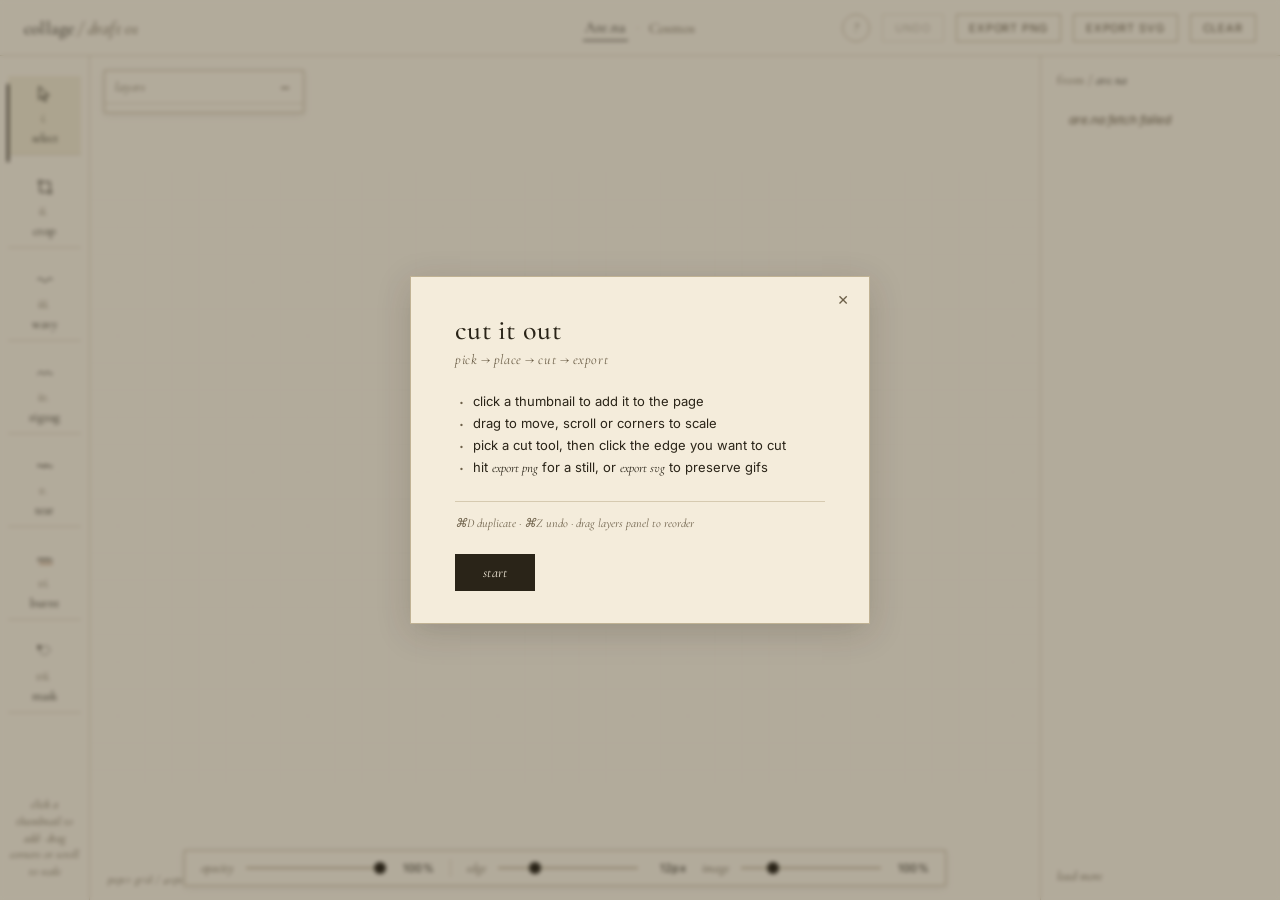
<file: index.html>
<!doctype html>
<html lang="en">
<head>
  <meta charset="utf-8">
  <meta name="viewport" content="width=device-width, initial-scale=1">
  <title>Collage / Draft 01</title>
  <link rel="icon" type="image/svg+xml" href="favicon.svg">
  <link rel="preconnect" href="https://fonts.googleapis.com">
  <link rel="preconnect" href="https://fonts.gstatic.com" crossorigin>
  <link href="https://fonts.googleapis.com/css2?family=Cormorant+Garamond:wght@400;500&family=Inter:wght@400;500&display=swap" rel="stylesheet">
  <link rel="stylesheet" href="app.css?v=20260506-9">
</head>
<body>
  <header class="topbar">
    <div class="brand">collage <span class="dim">/ draft 01</span></div>
    <nav class="sources">
      <button class="src-tab active" data-src="arena">Are.na</button>
      <span class="dot">·</span>
      <button class="src-tab" data-src="cosmos">Cosmos</button>
    </nav>
    <div class="actions">
      <button id="help-btn" class="ghost help-btn" title="how to use">?</button>
      <button id="undo-btn" class="ghost" disabled title="undo (⌘Z)">undo</button>
      <button id="export-btn" class="ghost">export png</button>
      <button id="export-svg-btn" class="ghost">export svg</button>
      <button id="clear-btn" class="ghost">clear</button>
    </div>
  </header>

  <div id="guide-overlay" class="guide-overlay" hidden aria-hidden="true">
    <div class="guide-card" role="dialog" aria-modal="true" aria-labelledby="guide-title">
      <button id="guide-close" class="guide-close" aria-label="close">✕</button>
      <h1 id="guide-title" class="guide-title">cut it out</h1>
      <p class="guide-flow">pick → place → cut → export</p>
      <ul class="guide-steps">
        <li>click a thumbnail to add it to the page</li>
        <li>drag to move, scroll or corners to scale</li>
        <li>pick a cut tool, then click the edge you want to cut</li>
        <li>hit <em>export png</em> for a still, or <em>export svg</em> to preserve gifs</li>
      </ul>
      <p class="guide-shortcuts">⌘D duplicate · ⌘Z undo · drag layers panel to reorder</p>
      <button id="guide-start" class="guide-start">start</button>
    </div>
  </div>

  <main class="layout">
    <aside class="rail tools">
      <button class="tool" data-tool="select" title="select / move">
        <svg viewBox="0 0 24 24" width="20" height="20" fill="none" stroke="currentColor" stroke-width="1.2">
          <path d="M5 3 L5 19 L9 15 L11.5 21 L13.5 20 L11 14 L17 14 Z"/>
        </svg>
        <span class="tool-num">i.</span> select
      </button>
      <button class="tool" data-tool="crop" title="rectangle crop">
        <svg viewBox="0 0 24 24" width="20" height="20" fill="none" stroke="currentColor" stroke-width="1.2">
          <path d="M6 3 V18 H21"/>
          <path d="M3 6 H18 V21"/>
        </svg>
        <span class="tool-num">ii.</span> crop
      </button>
      <button class="tool" data-tool="wavy" title="wavy / deckle edge — click an edge of the selected piece">
        <svg viewBox="0 0 24 24" width="20" height="20" fill="none" stroke="currentColor" stroke-width="1.2">
          <path d="M3 12 Q6 8 9 12 T15 12 T21 12"/>
        </svg>
        <span class="tool-num">iii.</span> wavy
      </button>
      <button class="tool" data-tool="zigzag" title="zigzag / scissor edge — click an edge of the selected piece">
        <svg viewBox="0 0 24 24" width="20" height="20" fill="none" stroke="currentColor" stroke-width="1.2">
          <path d="M3 14 L7 10 L11 14 L15 10 L19 14 L21 12"/>
        </svg>
        <span class="tool-num">iv.</span> zigzag
      </button>
      <button class="tool" data-tool="tear" title="rough tear — click an edge of the selected piece">
        <svg viewBox="0 0 24 24" width="20" height="20" fill="none" stroke="currentColor" stroke-width="1.2">
          <path d="M3 13 L5 10 L7 13 L9 11 L11 14 L13 10 L15 13 L17 11 L19 14 L21 12"/>
        </svg>
        <span class="tool-num">v.</span> tear
      </button>
      <button class="tool" data-tool="burnt" title="burnt edge — click an edge of the selected piece">
        <svg viewBox="0 0 24 24" width="20" height="20" fill="none" stroke="currentColor" stroke-width="1.2">
          <path d="M3 14 L5 11 L7 14 L9 11 L11 14 L13 11 L15 14 L17 11 L19 14 L21 13"/>
          <path d="M5 17 Q7 19 9 17 Q11 19 13 17 Q15 19 17 17 Q19 19 21 17" stroke="#8a4a1a"/>
        </svg>
        <span class="tool-num">vi.</span> burnt
      </button>
      <button class="tool" data-tool="mask" title="lasso mask — drag a shape on the selected piece">
        <svg viewBox="0 0 24 24" width="20" height="20" fill="none" stroke="currentColor" stroke-width="1.2">
          <path d="M5 6 Q4 12 8 14 Q12 17 16 13 Q20 9 16 6 Q12 4 9 6 Q7 7 7 9" stroke-dasharray="2 2"/>
          <circle cx="5" cy="6" r="1.5" fill="currentColor"/>
        </svg>
        <span class="tool-num">vii.</span> mask
      </button>
      <div class="tool-hint" id="tool-hint">click a thumbnail →</div>
    </aside>

    <section class="surface-wrap">
      <svg id="surface" class="surface" viewBox="0 0 1400 900" xmlns="http://www.w3.org/2000/svg" preserveAspectRatio="xMidYMid meet">
        <defs>
          <pattern id="paper-grid" x="0" y="0" width="40" height="40" patternUnits="userSpaceOnUse">
            <path d="M 40 0 L 0 0 0 40" fill="none" stroke="#d6cab0" stroke-width="0.5" opacity="0.6"/>
          </pattern>
          <filter id="paper-noise" x="0" y="0" width="100%" height="100%">
            <feTurbulence type="fractalNoise" baseFrequency="0.85" numOctaves="2" seed="3"/>
            <feColorMatrix values="0 0 0 0 0.6  0 0 0 0 0.55  0 0 0 0 0.42  0 0 0 0.06 0"/>
            <feComposite in2="SourceGraphic" operator="in"/>
          </filter>
          <linearGradient id="burn-n" x1="0" y1="0" x2="0" y2="1">
            <stop offset="0" stop-color="#2a1505" stop-opacity="0.92"/>
            <stop offset="0.4" stop-color="#3a200a" stop-opacity="0.55"/>
            <stop offset="1" stop-color="#3a200a" stop-opacity="0"/>
          </linearGradient>
          <linearGradient id="burn-s" x1="0" y1="1" x2="0" y2="0">
            <stop offset="0" stop-color="#2a1505" stop-opacity="0.92"/>
            <stop offset="0.4" stop-color="#3a200a" stop-opacity="0.55"/>
            <stop offset="1" stop-color="#3a200a" stop-opacity="0"/>
          </linearGradient>
          <linearGradient id="burn-e" x1="1" y1="0" x2="0" y2="0">
            <stop offset="0" stop-color="#2a1505" stop-opacity="0.92"/>
            <stop offset="0.4" stop-color="#3a200a" stop-opacity="0.55"/>
            <stop offset="1" stop-color="#3a200a" stop-opacity="0"/>
          </linearGradient>
          <linearGradient id="burn-w" x1="0" y1="0" x2="1" y2="0">
            <stop offset="0" stop-color="#2a1505" stop-opacity="0.92"/>
            <stop offset="0.4" stop-color="#3a200a" stop-opacity="0.55"/>
            <stop offset="1" stop-color="#3a200a" stop-opacity="0"/>
          </linearGradient>
        </defs>
        <rect class="paper" width="1400" height="900" fill="#f4ecdb"/>
        <rect class="paper-noise" width="1400" height="900" fill="url(#paper-grid)" opacity="0.7"/>
        <g id="pieces"></g>
        <g id="overlay"></g>
      </svg>
      <div class="grid-label">paper grid / 40px</div>
      <aside id="layer-panel" class="layer-panel" hidden>
        <div class="layer-head">
          <span>layers</span>
          <button id="layer-toggle" class="layer-toggle" title="collapse layers">–</button>
        </div>
        <ul id="layer-list" class="layer-list"></ul>
      </aside>
      <div id="piece-bar" class="piece-bar" hidden>
        <label class="opacity-control">
          <span>opacity</span>
          <input id="opacity-slider" type="range" min="5" max="100" value="100" step="1">
          <span id="opacity-readout" class="readout">100%</span>
        </label>
        <span class="bar-divider"></span>
        <label class="opacity-control" id="edge-intensity-wrap" hidden>
          <span>edge</span>
          <input id="edge-slider" type="range" min="3" max="40" value="12" step="1">
          <span id="edge-readout" class="readout">12px</span>
        </label>
        <label class="opacity-control" id="image-zoom-wrap" hidden>
          <span>image</span>
          <input id="image-zoom-slider" type="range" min="50" max="300" value="100" step="1">
          <span id="image-zoom-readout" class="readout">100%</span>
        </label>
        <button id="reset-edges-btn" class="bar-link" hidden>reset edges</button>
        <button id="adjust-image-btn" class="bar-link" hidden>adjust image</button>
        <button id="fit-image-btn" class="bar-link" hidden>fit image</button>
        <button id="remove-mask-btn" class="bar-link" hidden>remove mask</button>
      </div>
    </section>

    <aside class="rail thumbs">
      <div class="thumb-head">from / <span id="src-name">are.na</span></div>
      <div id="thumb-grid" class="thumb-grid"><div class="thumb-loading">loading…</div></div>
      <button id="more-btn" class="more">load more</button>
    </aside>
  </main>

  <script type="module" src="app.js?v=20260506-9"></script>
</body>
</html>
</file>
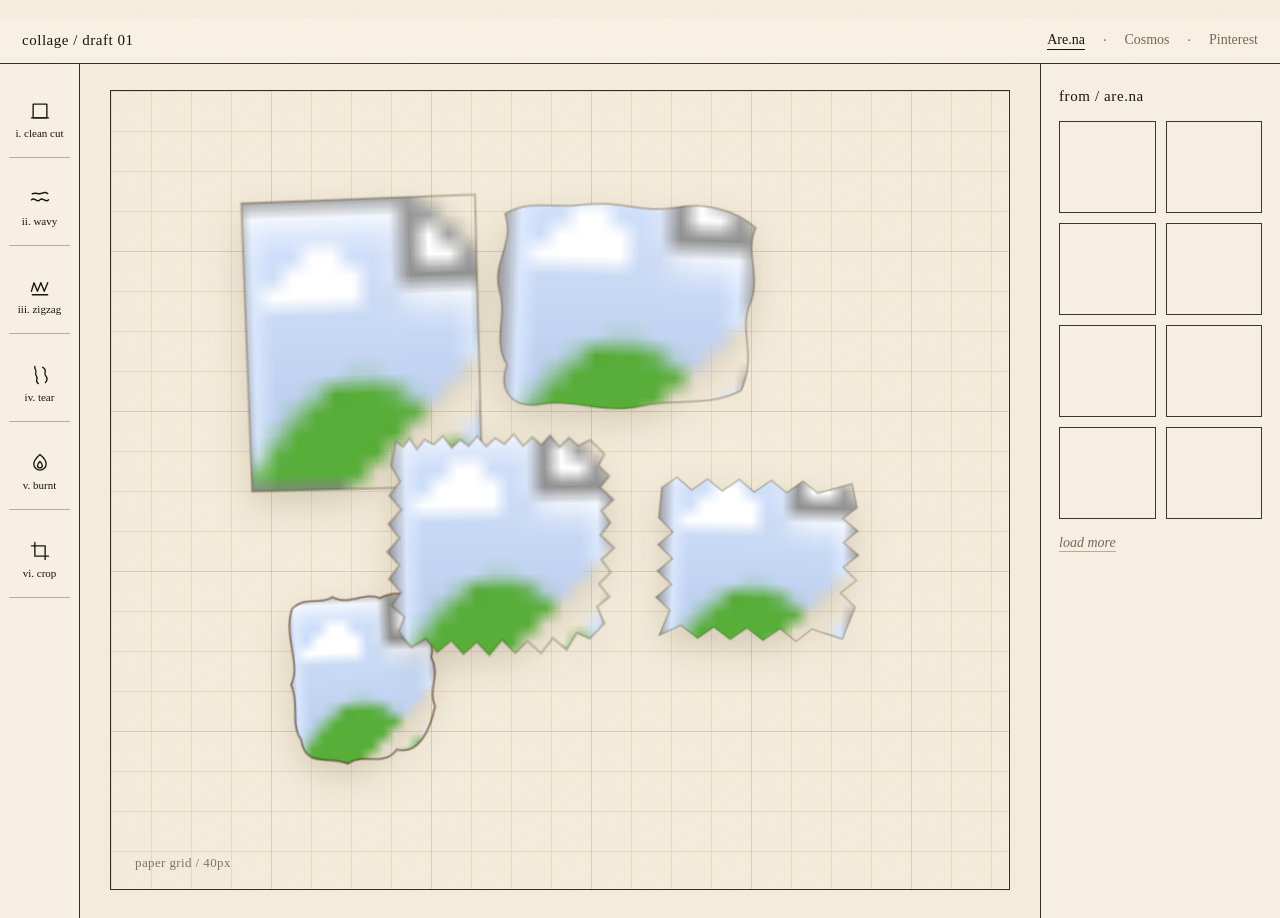
<file: hybrid.html>
<!doctype html>
<html lang="en">
<head>
  <meta charset="utf-8">
  <meta name="viewport" content="width=device-width, initial-scale=1">
  <title>Collage / Draft 01</title>
  <link rel="icon" type="image/svg+xml" href="favicon.svg">
  <style>
    * { box-sizing: border-box; }
    :root {
      --paper: #f4ecdb;
      --paper-deep: #e9ddc5;
      --ink: #171511;
      --muted: #756a58;
      --grid: rgba(214, 202, 176, .56);
      --hairline: rgba(23, 21, 17, .88);
      --rail: #f8f1e4;
      --serif: "Cormorant Garamond", "Lora", Georgia, serif;
      --sans: "Inter", -apple-system, BlinkMacSystemFont, "Segoe UI", sans-serif;
    }

    html,
    body {
      margin: 0;
      min-height: 100%;
      background: var(--paper);
      color: var(--ink);
      font-family: var(--sans);
      overflow: hidden;
    }

    body {
      background:
        url("data:image/svg+xml,%3Csvg xmlns='http://www.w3.org/2000/svg' width='180' height='180' viewBox='0 0 180 180'%3E%3Cfilter id='paper'%3E%3CfeTurbulence type='fractalNoise' baseFrequency='.78' numOctaves='4' stitchTiles='stitch'/%3E%3CfeColorMatrix type='matrix' values='.7 0 0 0 .2 0 .58 0 0 .18 0 0 .38 0 .1 0 0 0 .22 0'/%3E%3C/filter%3E%3Crect width='180' height='180' filter='url(%23paper)' opacity='.28'/%3E%3C/svg%3E"),
        linear-gradient(180deg, #f7efdf, var(--paper));
    }

    button,
    a { font: inherit; }

    .app {
      height: 100vh;
      display: grid;
      grid-template-rows: 46px 1fr;
    }

    .topbar {
      display: flex;
      align-items: center;
      justify-content: space-between;
      gap: 24px;
      padding: 0 22px;
      border-bottom: 1px solid var(--hairline);
      background:
        linear-gradient(rgba(248, 241, 228, .86), rgba(248, 241, 228, .86)),
        url("data:image/svg+xml,%3Csvg xmlns='http://www.w3.org/2000/svg' width='120' height='120'%3E%3Cfilter id='n'%3E%3CfeTurbulence type='fractalNoise' baseFrequency='.7' numOctaves='2' stitchTiles='stitch'/%3E%3C/filter%3E%3Crect width='100%25' height='100%25' filter='url(%23n)' opacity='.16'/%3E%3C/svg%3E");
    }

    .project-label {
      margin: 0;
      font-family: var(--serif);
      font-size: 15px;
      font-weight: 400;
      letter-spacing: .035em;
      white-space: nowrap;
    }

    .sources {
      display: flex;
      align-items: center;
      gap: 18px;
      min-width: 0;
      font-family: var(--serif);
      font-size: 14px;
      color: var(--muted);
    }

    .sources a {
      color: inherit;
      text-decoration: none;
      border-bottom: 1px solid transparent;
      line-height: 1.25;
    }

    .sources a[aria-current="page"] {
      color: var(--ink);
      border-color: currentColor;
    }

    .workspace {
      min-height: 0;
      display: grid;
      grid-template-columns: 80px minmax(0, 1fr) 240px;
      background: rgba(244, 236, 219, .86);
    }

    .left-rail {
      border-right: 1px solid var(--hairline);
      background: rgba(248, 241, 228, .74);
      display: grid;
      align-content: start;
      justify-items: stretch;
      padding: 16px 9px;
      gap: 10px;
    }

    .tool {
      min-width: 0;
      height: 78px;
      padding: 8px 2px 6px;
      border: 0;
      border-bottom: 1px solid rgba(23, 21, 17, .3);
      background: transparent;
      color: var(--ink);
      display: grid;
      justify-items: center;
      align-content: center;
      gap: 5px;
      cursor: default;
    }

    .tool svg {
      width: 24px;
      height: 24px;
      display: block;
      overflow: visible;
    }

    .tool path,
    .tool rect,
    .tool circle,
    .tool line,
    .tool polyline {
      fill: none;
      stroke: currentColor;
      stroke-width: 1.35;
      stroke-linecap: round;
      stroke-linejoin: round;
      vector-effect: non-scaling-stroke;
    }

    .tool span {
      width: 100%;
      font-family: var(--serif);
      font-size: 11px;
      line-height: 1.05;
      text-align: center;
      overflow-wrap: anywhere;
    }

    .stage {
      min-width: 0;
      min-height: 0;
      padding: 26px 30px 28px;
    }

    .canvas {
      position: relative;
      height: 100%;
      min-height: 520px;
      overflow: hidden;
      border: 1px solid var(--hairline);
      background:
        linear-gradient(90deg, var(--grid) 1px, transparent 1px) 0 0 / 40px 40px,
        linear-gradient(var(--grid) 1px, transparent 1px) 0 0 / 40px 40px,
        url("data:image/svg+xml,%3Csvg xmlns='http://www.w3.org/2000/svg' width='160' height='160'%3E%3Cfilter id='p'%3E%3CfeTurbulence type='fractalNoise' baseFrequency='.66' numOctaves='4' stitchTiles='stitch'/%3E%3CfeColorMatrix type='matrix' values='.72 0 0 0 .23 0 .62 0 0 .18 0 0 .42 0 .1 0 0 0 .2 0'/%3E%3C/filter%3E%3Crect width='100%25' height='100%25' filter='url(%23p)' opacity='.22'/%3E%3C/svg%3E"),
        var(--paper);
      box-shadow: inset 0 0 0 1px rgba(255, 255, 255, .24);
    }

    .canvas::before {
      content: "";
      position: absolute;
      inset: 0;
      pointer-events: none;
      background:
        linear-gradient(90deg, rgba(23, 21, 17, .05) 1px, transparent 1px) 0 0 / 160px 160px,
        linear-gradient(rgba(23, 21, 17, .05) 1px, transparent 1px) 0 0 / 160px 160px;
      mix-blend-mode: multiply;
    }

    .canvas-note {
      position: absolute;
      left: 24px;
      bottom: 18px;
      z-index: 3;
      font-family: var(--serif);
      font-size: 13px;
      color: rgba(23, 21, 17, .55);
      letter-spacing: .03em;
    }

    .piece {
      position: absolute;
      width: var(--w);
      aspect-ratio: var(--ratio);
      left: var(--x);
      top: var(--y);
      z-index: var(--z);
      transform: rotate(var(--r));
      filter: drop-shadow(0 14px 18px rgba(71, 55, 30, .18));
      overflow: visible;
    }

    .piece svg {
      width: 100%;
      height: 100%;
      display: block;
      overflow: visible;
    }

    .piece image {
      width: 100%;
      height: 100%;
    }

    .piece .edge-shadow {
      fill: none;
      stroke: rgba(74, 53, 29, .45);
      stroke-width: 11;
      filter: url(#softCutShadow);
      opacity: .48;
    }

    .piece .edge-line {
      fill: none;
      stroke: rgba(42, 32, 19, .38);
      stroke-width: 1.7;
      opacity: .62;
    }

    .piece.tear .edge-line {
      stroke: rgba(65, 48, 28, .34);
      stroke-width: 2.25;
      stroke-dasharray: 2 5;
    }

    .piece.burnt .edge-shadow {
      stroke: rgba(56, 27, 12, .58);
      stroke-width: 15;
      opacity: .62;
    }

    .piece.burnt .edge-line {
      stroke: rgba(72, 30, 12, .74);
      stroke-width: 3.1;
    }

    .right-rail {
      min-height: 0;
      border-left: 1px solid var(--hairline);
      background: rgba(248, 241, 228, .62);
      padding: 24px 18px;
      display: flex;
      flex-direction: column;
      gap: 14px;
    }

    .rail-caption {
      margin: 0 0 2px;
      font-family: var(--serif);
      font-weight: 400;
      font-size: 15px;
      letter-spacing: .04em;
    }

    .thumb-grid {
      display: grid;
      grid-template-columns: repeat(2, minmax(0, 1fr));
      gap: 10px;
    }

    .thumb {
      height: 92px;
      border: 1px solid rgba(23, 21, 17, .86);
      background-size: cover;
      background-position: center;
      filter: saturate(.84) contrast(.96);
    }

    .load-more {
      margin-top: 2px;
      font-family: var(--serif);
      font-size: 14px;
      font-style: italic;
      color: var(--muted);
      text-decoration: none;
      width: fit-content;
      border-bottom: 1px solid rgba(117, 106, 88, .5);
    }

    @media (max-width: 920px) {
      html,
      body { overflow: auto; }

      .app {
        min-height: 100vh;
        height: auto;
      }

      .topbar {
        padding: 0 14px;
      }

      .sources {
        gap: 10px;
        font-size: 13px;
      }

      .workspace {
        grid-template-columns: 1fr;
      }

      .left-rail {
        grid-template-columns: repeat(6, minmax(48px, 1fr));
        border-right: 0;
        border-bottom: 1px solid var(--hairline);
        padding: 8px;
      }

      .tool {
        height: 62px;
        border-bottom: 0;
      }

      .tool span { font-size: 10px; }

      .stage {
        padding: 14px;
      }

      .canvas {
        height: min(82vh, 640px);
        min-height: 500px;
      }

      .right-rail {
        border-left: 0;
        border-top: 1px solid var(--hairline);
      }

      .thumb-grid {
        grid-template-columns: repeat(4, minmax(0, 1fr));
      }
    }

    @media (max-width: 620px) {
      .topbar {
        height: auto;
        min-height: 54px;
        align-items: flex-start;
        flex-direction: column;
        justify-content: center;
        gap: 5px;
        padding-block: 9px;
      }

      .sources {
        flex-wrap: wrap;
      }

      .left-rail {
        grid-template-columns: repeat(3, minmax(0, 1fr));
      }

      .canvas {
        min-height: 560px;
        background-size: 32px 32px, 32px 32px, auto, auto;
      }

      .piece {
        width: calc(var(--w) * 1.22);
      }

      .thumb-grid {
        grid-template-columns: repeat(2, minmax(0, 1fr));
      }
    }
  </style>
</head>
<body>
  <svg width="0" height="0" aria-hidden="true" focusable="false">
    <defs>
      <filter id="softCutShadow" x="-12%" y="-12%" width="124%" height="124%">
        <feGaussianBlur stdDeviation="2.1"></feGaussianBlur>
      </filter>

      <clipPath id="cleanCut" clipPathUnits="objectBoundingBox">
        <path d="M.035 .04 L.965 .035 L.958 .962 L.042 .958 Z"></path>
      </clipPath>

      <clipPath id="wavyCut" clipPathUnits="objectBoundingBox">
        <path d="M.049 .106 C.137 .035 .225 .075 .328 .052 C.456 .023 .547 .082 .66 .048 C.77 .016 .884 .055 .951 .126 C.913 .244 .981 .341 .94 .471 C.902 .592 .974 .694 .921 .858 C.81 .938 .691 .903 .566 .945 C.432 .991 .319 .923 .205 .954 C.102 .982 .045 .897 .077 .784 C.018 .673 .072 .572 .039 .451 C.006 .329 .089 .237 .049 .106 Z"></path>
      </clipPath>

      <clipPath id="zigCut" clipPathUnits="objectBoundingBox">
        <path d="M.045 .095 L.115 .032 L.185 .104 L.257 .038 L.326 .105 L.404 .034 L.475 .106 L.553 .035 L.625 .104 L.7 .034 L.77 .103 L.928 .041 L.954 .18 L.889 .245 L.961 .315 L.895 .384 L.967 .455 L.897 .527 L.961 .602 L.888 .676 L.958 .757 L.902 .944 L.76 .891 L.688 .965 L.612 .895 L.534 .965 L.459 .895 L.382 .965 L.305 .894 L.231 .963 L.151 .889 L.052 .952 L.099 .803 L.032 .731 L.104 .654 L.035 .579 L.105 .504 L.035 .426 L.104 .35 L.035 .271 Z"></path>
      </clipPath>

      <clipPath id="tornCut" clipPathUnits="objectBoundingBox">
        <path d="M.071 .058 L.101 .081 L.128 .047 L.158 .092 L.19 .052 L.227 .073 L.266 .039 L.302 .087 L.337 .055 L.372 .081 L.407 .041 L.444 .084 L.482 .05 L.519 .075 L.558 .035 L.596 .084 L.635 .048 L.671 .079 L.708 .041 L.747 .09 L.786 .052 L.823 .086 L.873 .062 L.931 .122 L.907 .169 L.95 .213 L.912 .259 L.966 .31 L.915 .355 L.952 .405 L.91 .455 L.966 .509 L.912 .557 L.95 .609 L.901 .657 L.943 .711 L.892 .751 L.921 .82 L.86 .882 L.807 .858 L.764 .927 L.708 .878 L.658 .94 L.603 .888 L.552 .938 L.498 .884 L.445 .946 L.394 .891 L.338 .939 L.289 .883 L.23 .93 L.184 .873 L.123 .908 L.074 .842 L.096 .783 L.045 .734 L.085 .68 L.035 .625 L.079 .568 L.029 .513 L.081 .456 L.036 .398 L.091 .339 L.041 .281 L.087 .222 L.05 .158 Z"></path>
      </clipPath>

      <clipPath id="burntCut" clipPathUnits="objectBoundingBox">
        <path d="M.084 .103 C.17 .036 .256 .092 .337 .051 C.446 .105 .533 .026 .63 .069 C.737 .022 .885 .062 .919 .159 C.88 .245 .965 .299 .93 .39 C.985 .49 .896 .556 .94 .648 C.898 .781 .821 .899 .69 .866 C.603 .956 .486 .872 .383 .928 C.267 .879 .12 .943 .102 .791 C.036 .699 .105 .608 .056 .5 C.127 .397 .019 .241 .084 .103 Z"></path>
      </clipPath>
    </defs>
  </svg>

  <div class="app">
    <header class="topbar">
      <p class="project-label">collage / draft 01</p>
      <nav class="sources" aria-label="Source picker">
        <a href="#" aria-current="page">Are.na</a>
        <span aria-hidden="true">&middot;</span>
        <a href="#">Cosmos</a>
        <span aria-hidden="true">&middot;</span>
        <a href="#">Pinterest</a>
      </nav>
    </header>

    <main class="workspace">
      <aside class="left-rail" aria-label="Cut tools">
        <button class="tool" aria-label="clean cut">
          <svg viewBox="0 0 28 28" aria-hidden="true"><rect x="6" y="6" width="16" height="16"></rect><line x1="4" y1="22" x2="24" y2="22"></line></svg>
          <span>i. clean cut</span>
        </button>
        <button class="tool" aria-label="wavy">
          <svg viewBox="0 0 28 28" aria-hidden="true"><path d="M4 15c3.3-4.2 6.5 4.2 9.8 0s6.8 4.1 10.2-.1"></path><path d="M5 8c4-2.2 7.8 1.4 11.7-.8 2.4-1.3 4.4-.9 6.3.5"></path></svg>
          <span>ii. wavy</span>
        </button>
        <button class="tool" aria-label="zigzag">
          <svg viewBox="0 0 28 28" aria-hidden="true"><polyline points="4,19 7,9 11,19 15,9 19,19 23,9"></polyline><line x1="5" y1="23" x2="23" y2="23"></line></svg>
          <span>iii. zigzag</span>
        </button>
        <button class="tool" aria-label="tear">
          <svg viewBox="0 0 28 28" aria-hidden="true"><path d="M8 4c-1.4 3.2 2.8 4.1 1.1 7.5-1.5 3.1 2.9 4.1 1.2 7.4-.7 1.4-.2 3.4 1.7 5.1"></path><path d="M17 5c2.7 1.6 3.8 4 2.8 6.4-.8 2 1.1 3.6 2 5.4.9 1.9.3 4-1.5 6.1"></path></svg>
          <span>iv. tear</span>
        </button>
        <button class="tool" aria-label="burnt">
          <svg viewBox="0 0 28 28" aria-hidden="true"><path d="M14 4c4.7 3.9 7.2 7.4 7.2 11.1A7.2 7.2 0 1 1 6.8 15.1C6.8 11.8 9.4 8 14 4Z"></path><path d="M13.9 12.2c1.9 1.7 2.8 3.1 2.8 4.7a2.8 2.8 0 1 1-5.6 0c0-1.3.9-2.9 2.8-4.7Z"></path></svg>
          <span>v. burnt</span>
        </button>
        <button class="tool" aria-label="crop">
          <svg viewBox="0 0 28 28" aria-hidden="true"><path d="M8 4v16h16"></path><path d="M4 8h16v16"></path></svg>
          <span>vi. crop</span>
        </button>
      </aside>

      <section class="stage" aria-label="Collage canvas">
        <div class="canvas">
          <div class="canvas-note">paper grid / 40px</div>

          <div class="piece clean" style="--w: 28%; --ratio: 4 / 5; --x: 14%; --y: 12%; --r: -1.8deg; --z: 2;">
            <svg viewBox="0 0 1000 1250" role="img" aria-label="Clean cut botanical image">
              <image href="https://images.unsplash.com/photo-1501004318641-b39e6451bec6?auto=format&amp;fit=crop&amp;w=1100&amp;q=82" x="0" y="0" width="1000" height="1250" preserveAspectRatio="xMidYMid slice" clip-path="url(#cleanCut)"></image>
              <path class="edge-shadow" d="M35 50 L965 44 L958 1202 L42 1198 Z"></path>
              <path class="edge-line" d="M35 50 L965 44 L958 1202 L42 1198 Z"></path>
            </svg>
          </div>

          <div class="piece wavy" style="--w: 31%; --ratio: 5 / 4; --x: 42%; --y: 13%; --r: 2.2deg; --z: 4;">
            <svg viewBox="0 0 1250 1000" role="img" aria-label="Wavy cut vintage editorial image">
              <image href="https://images.unsplash.com/photo-1515886657613-9f3515b0c78f?auto=format&amp;fit=crop&amp;w=1200&amp;q=82" x="0" y="0" width="1250" height="1000" preserveAspectRatio="xMidYMid slice" clip-path="url(#wavyCut)"></image>
              <path class="edge-shadow" d="M61 106 C171 35 281 75 410 52 C570 23 684 82 825 48 C963 16 1105 55 1189 126 C1141 244 1226 341 1175 471 C1128 592 1218 694 1151 858 C1012 938 864 903 708 945 C540 991 399 923 256 954 C128 982 56 897 96 784 C23 673 90 572 49 451 C8 329 111 237 61 106 Z"></path>
              <path class="edge-line" d="M61 106 C171 35 281 75 410 52 C570 23 684 82 825 48 C963 16 1105 55 1189 126 C1141 244 1226 341 1175 471 C1128 592 1218 694 1151 858 C1012 938 864 903 708 945 C540 991 399 923 256 954 C128 982 56 897 96 784 C23 673 90 572 49 451 C8 329 111 237 61 106 Z"></path>
            </svg>
          </div>

          <div class="piece tear" style="--w: 27%; --ratio: 1 / 1; --x: 30%; --y: 42%; --r: -.8deg; --z: 5;">
            <svg viewBox="0 0 1000 1000" role="img" aria-label="Rough torn abstract textile image">
              <image href="https://images.unsplash.com/photo-1495567720989-cebdbdd97913?auto=format&amp;fit=crop&amp;w=1000&amp;q=82" x="0" y="0" width="1000" height="1000" preserveAspectRatio="xMidYMid slice" clip-path="url(#tornCut)"></image>
              <path class="edge-shadow" d="M71 58 L101 81 L128 47 L158 92 L190 52 L227 73 L266 39 L302 87 L337 55 L372 81 L407 41 L444 84 L482 50 L519 75 L558 35 L596 84 L635 48 L671 79 L708 41 L747 90 L786 52 L823 86 L873 62 L931 122 L907 169 L950 213 L912 259 L966 310 L915 355 L952 405 L910 455 L966 509 L912 557 L950 609 L901 657 L943 711 L892 751 L921 820 L860 882 L807 858 L764 927 L708 878 L658 940 L603 888 L552 938 L498 884 L445 946 L394 891 L338 939 L289 883 L230 930 L184 873 L123 908 L74 842 L96 783 L45 734 L85 680 L35 625 L79 568 L29 513 L81 456 L36 398 L91 339 L41 281 L87 222 L50 158 Z"></path>
              <path class="edge-line" d="M71 58 L101 81 L128 47 L158 92 L190 52 L227 73 L266 39 L302 87 L337 55 L372 81 L407 41 L444 84 L482 50 L519 75 L558 35 L596 84 L635 48 L671 79 L708 41 L747 90 L786 52 L823 86 L873 62 L931 122 L907 169 L950 213 L912 259 L966 310 L915 355 L952 405 L910 455 L966 509 L912 557 L950 609 L901 657 L943 711 L892 751 L921 820 L860 882 L807 858 L764 927 L708 878 L658 940 L603 888 L552 938 L498 884 L445 946 L394 891 L338 939 L289 883 L230 930 L184 873 L123 908 L74 842 L96 783 L45 734 L85 680 L35 625 L79 568 L29 513 L81 456 L36 398 L91 339 L41 281 L87 222 L50 158 Z"></path>
            </svg>
          </div>

          <div class="piece zig" style="--w: 24%; --ratio: 5 / 4; --x: 60%; --y: 48%; --r: 1.6deg; --z: 3;">
            <svg viewBox="0 0 1250 1000" role="img" aria-label="Zigzag cut fashion image">
              <image href="https://images.unsplash.com/photo-1483985988355-763728e1935b?auto=format&amp;fit=crop&amp;w=1100&amp;q=82" x="0" y="0" width="1250" height="1000" preserveAspectRatio="xMidYMid slice" clip-path="url(#zigCut)"></image>
              <path class="edge-shadow" d="M56 95 L144 32 L231 104 L321 38 L408 105 L505 34 L594 106 L691 35 L781 104 L875 34 L963 103 L1160 41 L1193 180 L1111 245 L1201 315 L1119 384 L1209 455 L1121 527 L1201 602 L1110 676 L1198 757 L1128 944 L950 891 L860 965 L765 895 L668 965 L574 895 L478 965 L381 894 L289 963 L189 889 L65 952 L124 803 L40 731 L130 654 L44 579 L131 504 L44 426 L130 350 L44 271 Z"></path>
              <path class="edge-line" d="M56 95 L144 32 L231 104 L321 38 L408 105 L505 34 L594 106 L691 35 L781 104 L875 34 L963 103 L1160 41 L1193 180 L1111 245 L1201 315 L1119 384 L1209 455 L1121 527 L1201 602 L1110 676 L1198 757 L1128 944 L950 891 L860 965 L765 895 L668 965 L574 895 L478 965 L381 894 L289 963 L189 889 L65 952 L124 803 L40 731 L130 654 L44 579 L131 504 L44 426 L130 350 L44 271 Z"></path>
            </svg>
          </div>

          <div class="piece burnt" style="--w: 18%; --ratio: 1 / 1.18; --x: 19%; --y: 62%; --r: -2.7deg; --z: 1;">
            <svg viewBox="0 0 1000 1180" role="img" aria-label="Burnt edge landscape fragment">
              <image href="https://images.unsplash.com/photo-1500530855697-b586d89ba3ee?auto=format&amp;fit=crop&amp;w=1000&amp;q=82" x="0" y="0" width="1000" height="1180" preserveAspectRatio="xMidYMid slice" clip-path="url(#burntCut)"></image>
              <path class="edge-shadow" d="M84 122 C170 42 256 109 337 60 C446 124 533 31 630 81 C737 26 885 73 919 188 C880 289 965 353 930 460 C985 578 896 656 940 765 C898 922 821 1061 690 1022 C603 1128 486 1029 383 1095 C267 1037 120 1113 102 933 C36 825 105 717 56 590 C127 468 19 284 84 122 Z"></path>
              <path class="edge-line" d="M84 122 C170 42 256 109 337 60 C446 124 533 31 630 81 C737 26 885 73 919 188 C880 289 965 353 930 460 C985 578 896 656 940 765 C898 922 821 1061 690 1022 C603 1128 486 1029 383 1095 C267 1037 120 1113 102 933 C36 825 105 717 56 590 C127 468 19 284 84 122 Z"></path>
            </svg>
          </div>
        </div>
      </section>

      <aside class="right-rail" aria-label="Source thumbnails">
        <h2 class="rail-caption">from / are.na</h2>
        <div class="thumb-grid">
          <div class="thumb" style="background-image: url('https://images.unsplash.com/photo-1501004318641-b39e6451bec6?auto=format&fit=crop&w=360&q=74');"></div>
          <div class="thumb" style="background-image: url('https://images.unsplash.com/photo-1515886657613-9f3515b0c78f?auto=format&fit=crop&w=360&q=74');"></div>
          <div class="thumb" style="background-image: url('https://images.unsplash.com/photo-1495567720989-cebdbdd97913?auto=format&fit=crop&w=360&q=74');"></div>
          <div class="thumb" style="background-image: url('https://images.unsplash.com/photo-1483985988355-763728e1935b?auto=format&fit=crop&w=360&q=74');"></div>
          <div class="thumb" style="background-image: url('https://images.unsplash.com/photo-1500530855697-b586d89ba3ee?auto=format&fit=crop&w=360&q=74');"></div>
          <div class="thumb" style="background-image: url('https://images.unsplash.com/photo-1544441893-675973e31985?auto=format&fit=crop&w=360&q=74');"></div>
          <div class="thumb" style="background-image: url('https://images.unsplash.com/photo-1516762689617-e1cffcef479d?auto=format&fit=crop&w=360&q=74');"></div>
          <div class="thumb" style="background-image: url('https://images.unsplash.com/photo-1504198453319-5ce911bafcde?auto=format&fit=crop&w=360&q=74');"></div>
        </div>
        <a class="load-more" href="#">load more</a>
      </aside>
    </main>
  </div>
</body>
</html>
</file>
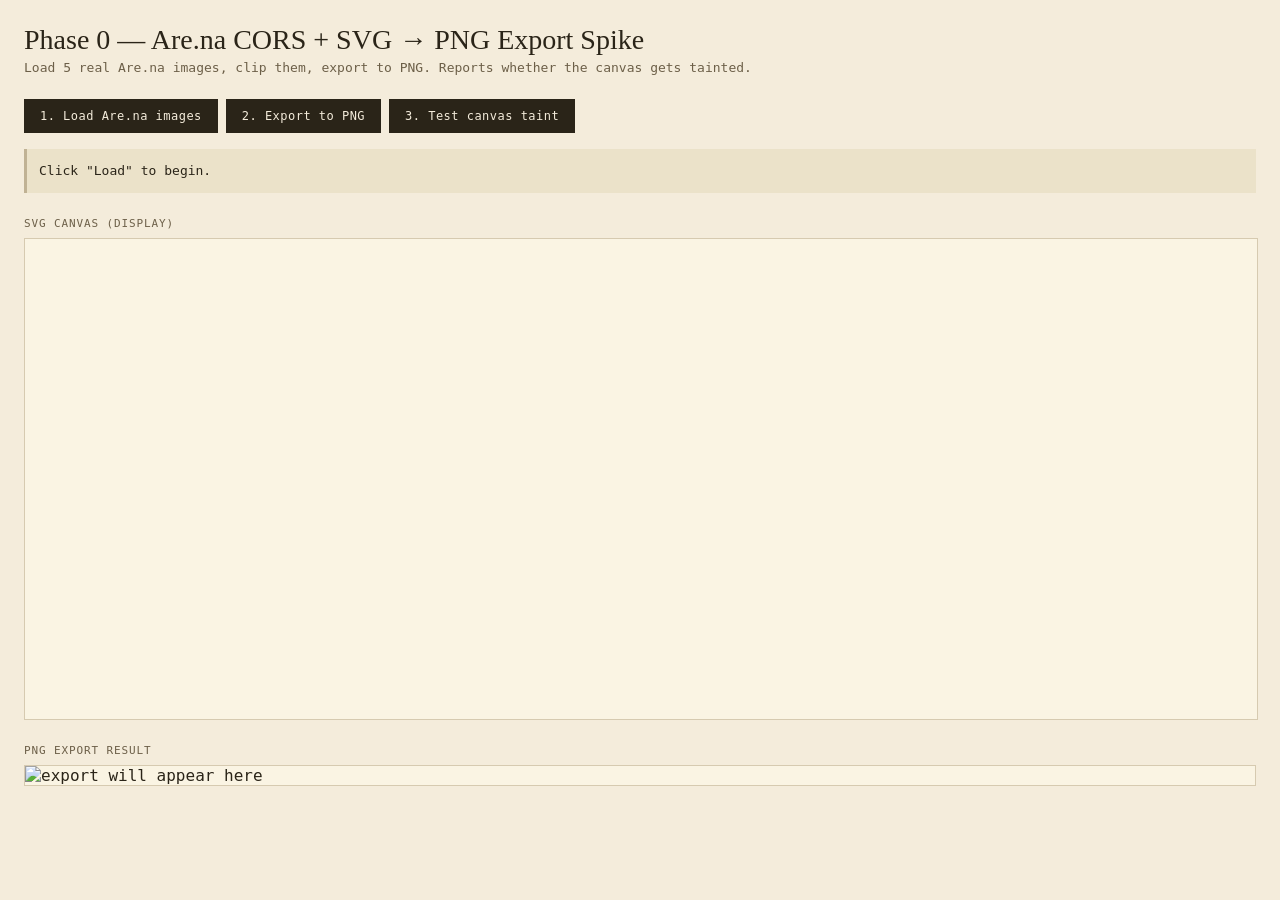
<file: phase0-spike.html>
<!doctype html>
<html lang="en">
<head>
  <meta charset="utf-8">
  <title>Phase 0 — Are.na CORS + Export Spike</title>
  <link rel="icon" type="image/svg+xml" href="favicon.svg">
  <style>
    body { font-family: ui-monospace, "JetBrains Mono", monospace; background: #f4ecdb; color: #2a2418; margin: 24px; }
    h1 { font-family: "Cormorant Garamond", Georgia, serif; font-weight: 500; font-size: 28px; margin: 0 0 4px; }
    p.sub { color: #6c5f48; margin: 0 0 24px; font-size: 13px; }
    .controls { display: flex; gap: 8px; margin-bottom: 16px; }
    button { background: #2a2418; color: #f4ecdb; border: 0; padding: 10px 16px; font-family: inherit; font-size: 12px; cursor: pointer; letter-spacing: 0.04em; }
    button:hover { background: #4a3f2c; }
    .verdict { padding: 12px; margin: 16px 0; border-left: 3px solid #c0b294; background: #ebe2c9; font-size: 13px; line-height: 1.5; white-space: pre-wrap; }
    .verdict.pass { border-left-color: #2d6a3a; background: #e0ebd6; }
    .verdict.fail { border-left-color: #8b2424; background: #f0d8d8; }
    svg.canvas { width: 100%; height: 480px; background: #faf4e3; border: 1px solid #d6cab0; display: block; }
    .label { font-size: 11px; color: #6c5f48; letter-spacing: 0.08em; text-transform: uppercase; margin: 24px 0 8px; }
    img.exported { max-width: 100%; border: 1px solid #d6cab0; background: #faf4e3; display: block; margin-top: 8px; }
    code { background: #ebe2c9; padding: 1px 4px; border-radius: 2px; font-size: 12px; }
  </style>
</head>
<body>
  <h1>Phase 0 — Are.na CORS + SVG → PNG Export Spike</h1>
  <p class="sub">Load 5 real Are.na images, clip them, export to PNG. Reports whether the canvas gets tainted.</p>

  <div class="controls">
    <button id="load">1. Load Are.na images</button>
    <button id="export" disabled>2. Export to PNG</button>
    <button id="taint-test" disabled>3. Test canvas taint</button>
  </div>

  <div id="verdict" class="verdict">Click "Load" to begin.</div>

  <div class="label">SVG canvas (display)</div>
  <svg id="surface" class="canvas" viewBox="0 0 1200 480" xmlns="http://www.w3.org/2000/svg">
    <defs>
      <clipPath id="clip-clean" clipPathUnits="objectBoundingBox">
        <rect x="0" y="0" width="1" height="1"/>
      </clipPath>
      <clipPath id="clip-wavy" clipPathUnits="objectBoundingBox">
        <path d="M0,0.05 Q0.05,0 0.1,0.05 T0.2,0.05 T0.3,0.05 T0.4,0.05 T0.5,0.05 T0.6,0.05 T0.7,0.05 T0.8,0.05 T0.9,0.05 T1,0.05 L1,0.95 Q0.95,1 0.9,0.95 T0.8,0.95 T0.7,0.95 T0.6,0.95 T0.5,0.95 T0.4,0.95 T0.3,0.95 T0.2,0.95 T0.1,0.95 T0,0.95 Z"/>
      </clipPath>
    </defs>
  </svg>

  <div class="label">PNG export result</div>
  <img id="exported" class="exported" alt="export will appear here" />

<script>
const CHANNEL = 'i-like-t58kvbzcjmu';
const surface = document.getElementById('surface');
const verdict = document.getElementById('verdict');
const exportedImg = document.getElementById('exported');
const btnLoad = document.getElementById('load');
const btnExport = document.getElementById('export');
const btnTaint = document.getElementById('taint-test');

let loadedImages = [];

function setVerdict(msg, kind) {
  verdict.className = 'verdict' + (kind ? ' ' + kind : '');
  verdict.textContent = msg;
}

async function loadArenaImages() {
  setVerdict('Fetching Are.na channel...');
  const res = await fetch(`https://api.are.na/v2/channels/${CHANNEL}/contents?per=10&direction=desc`);
  const data = await res.json();
  const candidates = (data.contents || [])
    .map(b => b?.image?.large?.url || b?.image?.original?.url)
    .filter(Boolean)
    .slice(0, 5);

  if (candidates.length < 3) {
    setVerdict('Are.na returned fewer than 3 usable images. Aborting.', 'fail');
    return;
  }

  setVerdict(`Got ${candidates.length} URLs. Loading with crossOrigin="anonymous"...`);

  const positions = [
    { x: 60,  y: 80,  w: 220, h: 220, clip: 'clip-clean', rot: -3 },
    { x: 320, y: 60,  w: 240, h: 240, clip: 'clip-wavy',  rot: 2 },
    { x: 600, y: 110, w: 200, h: 220, clip: 'clip-clean', rot: -1 },
    { x: 840, y: 70,  w: 220, h: 240, clip: 'clip-wavy',  rot: 4 },
    { x: 200, y: 280, w: 280, h: 180, clip: 'clip-clean', rot: -2 },
  ];

  loadedImages = [];
  for (let i = 0; i < candidates.length; i++) {
    const url = candidates[i];
    const pos = positions[i % positions.length];
    const ok = await loadOne(url, pos);
    loadedImages.push({ url, ok, pos });
  }

  const allOk = loadedImages.every(r => r.ok);
  setVerdict(
    `Loaded ${loadedImages.filter(r=>r.ok).length}/${loadedImages.length} images.\n` +
    loadedImages.map((r,i) => `  ${i+1}. ${r.ok ? 'OK' : 'FAIL'}  ${r.url.slice(0,80)}...`).join('\n'),
    allOk ? 'pass' : 'fail'
  );
  btnExport.disabled = !allOk;
  btnTaint.disabled = !allOk;
}

function loadOne(url, pos) {
  return new Promise((resolve) => {
    const img = new Image();
    img.crossOrigin = 'anonymous';
    img.onload = () => {
      const g = document.createElementNS('http://www.w3.org/2000/svg', 'g');
      g.setAttribute('transform', `translate(${pos.x + pos.w/2},${pos.y + pos.h/2}) rotate(${pos.rot}) translate(${-pos.w/2},${-pos.h/2})`);
      const svgImg = document.createElementNS('http://www.w3.org/2000/svg', 'image');
      svgImg.setAttribute('href', url);
      svgImg.setAttribute('width', pos.w);
      svgImg.setAttribute('height', pos.h);
      svgImg.setAttribute('preserveAspectRatio', 'xMidYMid slice');
      svgImg.setAttribute('clip-path', `url(#${pos.clip})`);
      g.appendChild(svgImg);
      surface.appendChild(g);
      resolve(true);
    };
    img.onerror = () => resolve(false);
    img.src = url;
  });
}

// Test 1: render via SVG-blob method (most CORS-fragile)
async function exportPNG() {
  setVerdict('Serializing SVG → PNG...');
  try {
    // Inline images: fetch each image, convert to data URL, replace href
    const svgClone = surface.cloneNode(true);
    const images = svgClone.querySelectorAll('image');
    for (const im of images) {
      const href = im.getAttribute('href') || im.getAttribute('xlink:href');
      try {
        const resp = await fetch(href, { mode: 'cors' });
        const blob = await resp.blob();
        const dataUrl = await new Promise((res) => {
          const r = new FileReader();
          r.onload = () => res(r.result);
          r.readAsDataURL(blob);
        });
        im.setAttribute('href', dataUrl);
        im.removeAttribute('xlink:href');
      } catch (e) {
        setVerdict('Fetch-to-data-URL failed for one image: ' + e.message, 'fail');
        return;
      }
    }

    const xml = new XMLSerializer().serializeToString(svgClone);
    const svgBlob = new Blob([xml], { type: 'image/svg+xml;charset=utf-8' });
    const svgUrl = URL.createObjectURL(svgBlob);

    const img = new Image();
    img.onload = () => {
      const canvas = document.createElement('canvas');
      canvas.width = 1200;
      canvas.height = 480;
      const ctx = canvas.getContext('2d');
      ctx.fillStyle = '#faf4e3';
      ctx.fillRect(0, 0, 1200, 480);
      ctx.drawImage(img, 0, 0);
      try {
        const dataUrl = canvas.toDataURL('image/png');
        exportedImg.src = dataUrl;
        setVerdict('PNG export SUCCESS — canvas not tainted, data URL produced (' + Math.round(dataUrl.length / 1024) + ' KB).', 'pass');
      } catch (e) {
        setVerdict('PNG export FAILED — canvas tainted: ' + e.message, 'fail');
      }
      URL.revokeObjectURL(svgUrl);
    };
    img.onerror = (e) => setVerdict('SVG → Image conversion failed', 'fail');
    img.src = svgUrl;
  } catch (e) {
    setVerdict('Export error: ' + e.message, 'fail');
  }
}

// Test 2: cleaner taint test — direct drawImage of one Are.na URL
async function taintTest() {
  setVerdict('Testing direct drawImage taint with first Are.na URL...');
  const url = loadedImages[0]?.url;
  if (!url) return;
  const img = new Image();
  img.crossOrigin = 'anonymous';
  img.onload = () => {
    const canvas = document.createElement('canvas');
    canvas.width = 200; canvas.height = 200;
    const ctx = canvas.getContext('2d');
    ctx.drawImage(img, 0, 0, 200, 200);
    try {
      ctx.getImageData(0, 0, 1, 1);
      setVerdict('Direct drawImage taint test PASSED — canvas readable, getImageData works.', 'pass');
    } catch (e) {
      setVerdict('Direct drawImage taint test FAILED — ' + e.message, 'fail');
    }
  };
  img.onerror = () => setVerdict('Direct image load failed', 'fail');
  img.src = url;
}

btnLoad.addEventListener('click', loadArenaImages);
btnExport.addEventListener('click', exportPNG);
btnTaint.addEventListener('click', taintTest);
</script>
</body>
</html>
</file>
<file: app.css>
:root {
  --paper: #f4ecdb;
  --paper-deep: #ebe2c9;
  --ink: #2a2418;
  --ink-mid: #6c5f48;
  --line: #c0b294;
  --line-soft: #d6cab0;
  --serif: "Cormorant Garamond", Georgia, serif;
  --sans: "Inter", -apple-system, system-ui, sans-serif;
  --rail-w: 90px;
  --thumb-w: 240px;
  --top-h: 56px;
}

* { box-sizing: border-box; }
html, body { height: 100%; }
body {
  margin: 0;
  font-family: var(--sans);
  color: var(--ink);
  background: var(--paper);
  overflow: hidden;
}

button { font: inherit; color: inherit; cursor: pointer; }

/* topbar */
.topbar {
  height: var(--top-h);
  display: grid;
  grid-template-columns: 1fr auto 1fr;
  align-items: center;
  padding: 0 24px;
  border-bottom: 1px solid var(--line-soft);
  background: var(--paper);
}
.brand { font-family: var(--serif); font-size: 18px; letter-spacing: 0.01em; }
.brand .dim { color: var(--ink-mid); font-style: italic; }
.sources { display: flex; align-items: center; gap: 8px; justify-content: center; }
.src-tab {
  background: none; border: 0; padding: 4px 2px;
  font-family: var(--serif); font-size: 15px; color: var(--ink-mid);
  letter-spacing: 0.02em;
}
.src-tab.active { color: var(--ink); border-bottom: 1px solid var(--ink); }
.src-tab:disabled { color: #b8ad96; cursor: not-allowed; }
.dot { color: var(--line); font-size: 12px; }
.actions { display: flex; gap: 12px; justify-content: flex-end; }
.ghost {
  background: none; border: 1px solid var(--line); padding: 6px 12px;
  font-size: 11px; letter-spacing: 0.08em; text-transform: uppercase;
  color: var(--ink-mid);
}
.ghost:hover:not(:disabled) { border-color: var(--ink); color: var(--ink); }
.ghost:disabled { opacity: 0.4; cursor: not-allowed; }

/* layout */
.layout {
  display: grid;
  grid-template-columns: var(--rail-w) 1fr var(--thumb-w);
  height: calc(100vh - var(--top-h));
}

/* tool rail */
.rail.tools {
  border-right: 1px solid var(--line-soft);
  padding: 20px 8px;
  display: flex; flex-direction: column; gap: 14px;
  background: var(--paper);
}
.tool {
  background: none; border: 0; padding: 8px 4px;
  display: flex; flex-direction: column; align-items: center; gap: 4px;
  font-family: var(--serif); font-size: 13px; color: var(--ink);
  border-bottom: 1px solid var(--line-soft);
  width: 100%;
}
.tool svg { color: var(--ink); margin-bottom: 2px; }
.tool .tool-num { color: var(--ink-mid); font-style: italic; margin-right: 2px; }
.tool:hover:not(:disabled) { background: var(--paper-deep); }
.tool.active { background: var(--paper-deep); color: var(--ink); }
.tool.active::after {
  content: ''; position: absolute; left: -1px; width: 2px; height: 100%; background: var(--ink);
}
.tool { position: relative; }
.tool:disabled, .tool.disabled {
  color: #b8ad96; cursor: not-allowed; opacity: 0.55;
}
.tool-hint {
  font-family: var(--serif); font-style: italic; font-size: 12px;
  color: var(--ink-mid); text-align: center; margin-top: auto; padding-top: 12px;
  line-height: 1.4;
}

/* surface */
.surface-wrap {
  position: relative; overflow: hidden;
  background: var(--paper);
}
.surface { width: 100%; height: 100%; display: block; touch-action: none; }
.grid-label {
  position: absolute; bottom: 14px; left: 18px;
  font-family: var(--serif); font-style: italic; font-size: 11px;
  color: var(--ink-mid); letter-spacing: 0.04em;
}

.piece-bar {
  position: absolute; bottom: 14px; left: 50%; transform: translateX(-50%);
  background: var(--paper); border: 1px solid var(--line);
  padding: 8px 16px; display: flex; align-items: center; gap: 16px;
  box-shadow: 0 2px 8px rgba(42,36,24,0.08);
}
.opacity-control { display: flex; align-items: center; gap: 10px;
  font-family: var(--serif); font-style: italic; font-size: 13px; color: var(--ink-mid); }
.opacity-control input[type="range"] {
  -webkit-appearance: none; appearance: none; width: 140px; height: 2px;
  background: var(--line); outline: none;
}
.opacity-control input[type="range"]::-webkit-slider-thumb {
  -webkit-appearance: none; appearance: none; width: 12px; height: 12px;
  background: var(--ink); border-radius: 50%; cursor: pointer;
}
.opacity-control input[type="range"]::-moz-range-thumb {
  width: 12px; height: 12px; background: var(--ink); border: 0; border-radius: 50%; cursor: pointer;
}
.opacity-control .readout {
  font-style: normal; font-family: var(--sans); font-size: 11px;
  color: var(--ink); min-width: 36px; text-align: right;
  letter-spacing: 0.04em;
}
.bar-divider { width: 1px; height: 18px; background: var(--line-soft); }
.bar-link {
  background: none; border: 0; padding: 4px 6px;
  font-family: var(--serif); font-style: italic; font-size: 12px;
  color: var(--ink-mid); cursor: pointer;
}
.bar-link:hover { color: var(--ink); }
.bar-link.active {
  color: var(--ink);
  text-decoration: underline;
  text-underline-offset: 3px;
}
.edge-ribbon { fill: rgba(42,36,24,0.05); cursor: pointer; }
.edge-ribbon:hover { fill: rgba(42,36,24,0.18); }
.edge-ribbon.active { fill: rgba(42,36,24,0.10); stroke: var(--ink); stroke-width: 1; stroke-dasharray: 3 2; }

/* selection overlay */
.sel-rect { fill: none; stroke: var(--ink); stroke-width: 1; stroke-dasharray: 4 3; pointer-events: none; }
.sel-handle { fill: var(--paper); stroke: var(--ink); stroke-width: 1; cursor: pointer; }
.sel-handle.move { cursor: grab; }
.sel-handle.rotate { cursor: grab; }
.crop-rect { fill: rgba(42,36,24,0.06); stroke: var(--ink); stroke-width: 1; stroke-dasharray: 5 3; pointer-events: none; }

.piece { cursor: grab; }
.piece.dragging { cursor: grabbing; }
.piece-shadow {
  filter: drop-shadow(0 2px 4px rgba(0,0,0,0.18));
}

/* thumbnail rail */
.rail.thumbs {
  border-left: 1px solid var(--line-soft);
  padding: 16px 16px 12px; overflow-y: auto;
  background: var(--paper);
  display: flex; flex-direction: column;
}
.thumb-head {
  font-family: var(--serif); font-size: 13px; color: var(--ink-mid);
  letter-spacing: 0.04em; margin-bottom: 12px;
}
.thumb-head span { color: var(--ink); font-style: italic; }
.thumb-grid {
  display: grid; grid-template-columns: 1fr 1fr; gap: 8px;
  flex: 1; align-content: start;
}
.thumb-loading { grid-column: 1 / -1; color: var(--ink-mid); font-style: italic; font-size: 12px; padding: 12px; }
.thumb {
  aspect-ratio: 1 / 1; overflow: hidden;
  border: 1px solid var(--line-soft);
  background: var(--paper-deep);
  cursor: pointer; transition: border-color 0.12s, transform 0.12s;
}
.thumb:hover { border-color: var(--ink); transform: scale(1.02); }
.thumb img { width: 100%; height: 100%; object-fit: cover; display: block; }
.thumb.placing { border-color: var(--ink); outline: 2px solid var(--ink); }
.more {
  background: none; border: 0; margin-top: 12px;
  font-family: var(--serif); font-style: italic; font-size: 13px;
  color: var(--ink-mid); text-align: left; padding: 4px 0;
}
.more:hover { color: var(--ink); }

/* layer panel */
.layer-panel {
  position: absolute; top: 14px; left: 14px;
  width: 200px; max-height: calc(100% - 100px);
  background: var(--paper); border: 1px solid var(--line);
  box-shadow: 0 2px 8px rgba(42,36,24,0.08);
  display: flex; flex-direction: column;
  z-index: 5;
}
.layer-head {
  display: flex; align-items: center; justify-content: space-between;
  padding: 8px 10px;
  font-family: var(--serif); font-style: italic; font-size: 13px;
  color: var(--ink-mid); letter-spacing: 0.04em;
  border-bottom: 1px solid var(--line-soft);
}
.layer-toggle {
  background: none; border: 0; padding: 0 4px;
  font-family: var(--sans); font-size: 16px; line-height: 1;
  color: var(--ink-mid); cursor: pointer;
}
.layer-toggle:hover { color: var(--ink); }
.layer-list {
  list-style: none; margin: 0; padding: 4px 0;
  overflow-y: auto; flex: 1; min-height: 0;
}
.layer-panel.collapsed {
  width: 118px;
  max-height: none;
}
.layer-panel.collapsed .layer-head {
  border-bottom: 0;
}
.layer-panel.collapsed .layer-list {
  display: none;
}
.layer-row {
  display: flex; align-items: center; gap: 8px;
  padding: 4px 10px; cursor: pointer;
  border-left: 2px solid transparent;
  user-select: none;
}
.layer-row:hover { background: var(--paper-deep); }
.layer-row.selected { background: var(--paper-deep); border-left-color: var(--ink); }
.layer-row.dragging { opacity: 0.4; }
.layer-row.drop-above { border-top: 1px solid var(--ink); }
.layer-row.drop-below { border-bottom: 1px solid var(--ink); }
.layer-thumb {
  width: 28px; height: 28px; flex-shrink: 0;
  background-size: cover; background-position: center;
  border: 1px solid var(--line-soft);
}
.layer-row.hidden .layer-thumb { opacity: 0.35; filter: grayscale(0.6); }
.layer-row.locked .layer-thumb { opacity: 0.65; }
.layer-row.locked .layer-meta { color: var(--line); }
.layer-meta {
  flex: 1; min-width: 0;
  font-family: var(--serif); font-style: italic; font-size: 12px;
  color: var(--ink-mid);
  overflow: hidden; text-overflow: ellipsis; white-space: nowrap;
}
.layer-row.selected .layer-meta { color: var(--ink); }
.layer-action {
  background: none; border: 0; padding: 2px 4px;
  font-size: 11px; color: var(--ink-mid); cursor: pointer;
  font-family: var(--sans);
}
.layer-action:hover { color: var(--ink); }
.layer-row.hidden .layer-eye,
.layer-row.locked .layer-lock { color: var(--line); }
/* help button — circular, sits in actions group */
.help-btn {
  width: 28px; height: 28px; padding: 0;
  border-radius: 50%;
  display: inline-flex; align-items: center; justify-content: center;
  font-family: var(--serif); font-style: italic; font-size: 14px;
  letter-spacing: 0; text-transform: none;
}

/* guide overlay */
.guide-overlay[hidden] {
  display: none !important;
}

.guide-overlay {
  position: fixed; inset: 0;
  background: rgba(42, 36, 24, 0.32);
  backdrop-filter: blur(2px); -webkit-backdrop-filter: blur(2px);
  display: flex; align-items: center; justify-content: center;
  z-index: 50;
  animation: guide-fade-in 0.25s ease-out;
}
@keyframes guide-fade-in { from { opacity: 0; } to { opacity: 1; } }
.guide-card {
  position: relative;
  background: var(--paper);
  border: 1px solid var(--line);
  box-shadow: 0 8px 32px rgba(42, 36, 24, 0.18);
  padding: 36px 44px 32px;
  max-width: 460px; width: calc(100vw - 48px);
  text-align: left;
}
.guide-close {
  position: absolute; top: 10px; right: 12px;
  background: none; border: 0; padding: 4px 8px;
  font-family: var(--sans); font-size: 14px;
  color: var(--ink-mid); cursor: pointer;
}
.guide-close:hover { color: var(--ink); }
.guide-title {
  margin: 0 0 4px;
  font-family: var(--serif); font-weight: 500;
  font-size: 28px; letter-spacing: 0.01em; color: var(--ink);
}
.guide-flow {
  margin: 0 0 22px;
  font-family: var(--serif); font-style: italic;
  font-size: 14px; color: var(--ink-mid);
  letter-spacing: 0.04em;
}
.guide-steps {
  list-style: none; padding: 0; margin: 0 0 22px;
  font-family: var(--sans); font-size: 13px; color: var(--ink);
  line-height: 1.7;
}
.guide-steps li {
  position: relative; padding-left: 18px;
}
.guide-steps li::before {
  content: '·'; position: absolute; left: 4px; top: -2px;
  font-size: 18px; color: var(--ink-mid);
}
.guide-steps em {
  font-style: italic; font-family: var(--serif); color: var(--ink);
}
.guide-shortcuts {
  margin: 0 0 24px;
  font-family: var(--serif); font-style: italic;
  font-size: 12px; color: var(--ink-mid);
  border-top: 1px solid var(--line-soft);
  padding-top: 14px;
}
.guide-start {
  background: var(--ink); color: var(--paper);
  border: 0; padding: 10px 28px;
  font-family: var(--serif); font-style: italic; font-size: 14px;
  cursor: pointer;
  letter-spacing: 0.02em;
}
.guide-start:hover { background: #1a160e; }
@media (max-width: 700px) {
  .guide-card { padding: 28px 24px 24px; max-width: 360px; }
  .guide-title { font-size: 22px; }
}

/* coarse-pointer (touch) — beefier hit targets, larger thumb sliders */
@media (pointer: coarse) {
  .opacity-control input[type="range"]::-webkit-slider-thumb { width: 18px; height: 18px; }
  .opacity-control input[type="range"]::-moz-range-thumb { width: 18px; height: 18px; }
  .layer-row { padding: 8px 10px; }
  .layer-thumb { width: 36px; height: 36px; }
  .layer-eye { padding: 6px 8px; font-size: 14px; }
  .src-tab { padding: 8px 6px; font-size: 16px; }
  .ghost { padding: 8px 14px; font-size: 12px; }
}

/* narrow viewport (phones, tablets) */
@media (max-width: 700px) {
  :root { --rail-w: 56px; --thumb-w: 140px; --top-h: 48px; }
  .topbar { padding: 0 8px; grid-template-columns: auto 1fr auto; gap: 8px; }
  .brand { font-size: 15px; }
  .brand .dim { display: none; }
  .sources { gap: 2px; min-width: 0; }
  .src-tab { font-size: 13px; padding: 4px 1px; }
  .dot { display: none; }
  .actions { gap: 4px; }
  .ghost { padding: 5px 6px; font-size: 9px; letter-spacing: 0; text-transform: lowercase; border-radius: 0; }
  .rail.tools { padding: 12px 4px; gap: 8px; }
  .tool { font-size: 11px; }
  .tool svg { width: 16px; height: 16px; }
  .tool-hint { font-size: 10px; padding-top: 8px; }
  .rail.thumbs { padding: 10px 8px; }
  .thumb-grid { grid-template-columns: 1fr; gap: 6px; }
  .thumb-head { font-size: 11px; margin-bottom: 8px; }
  .layer-panel { width: 140px; max-height: calc(100% - 80px); top: 8px; left: 8px; }
  .layer-panel.collapsed { width: 96px; }
  .piece-bar { padding: 6px 10px; gap: 10px; }
  .opacity-control input[type="range"] { width: 100px; }
  .grid-label { display: none; }
}
</file>
